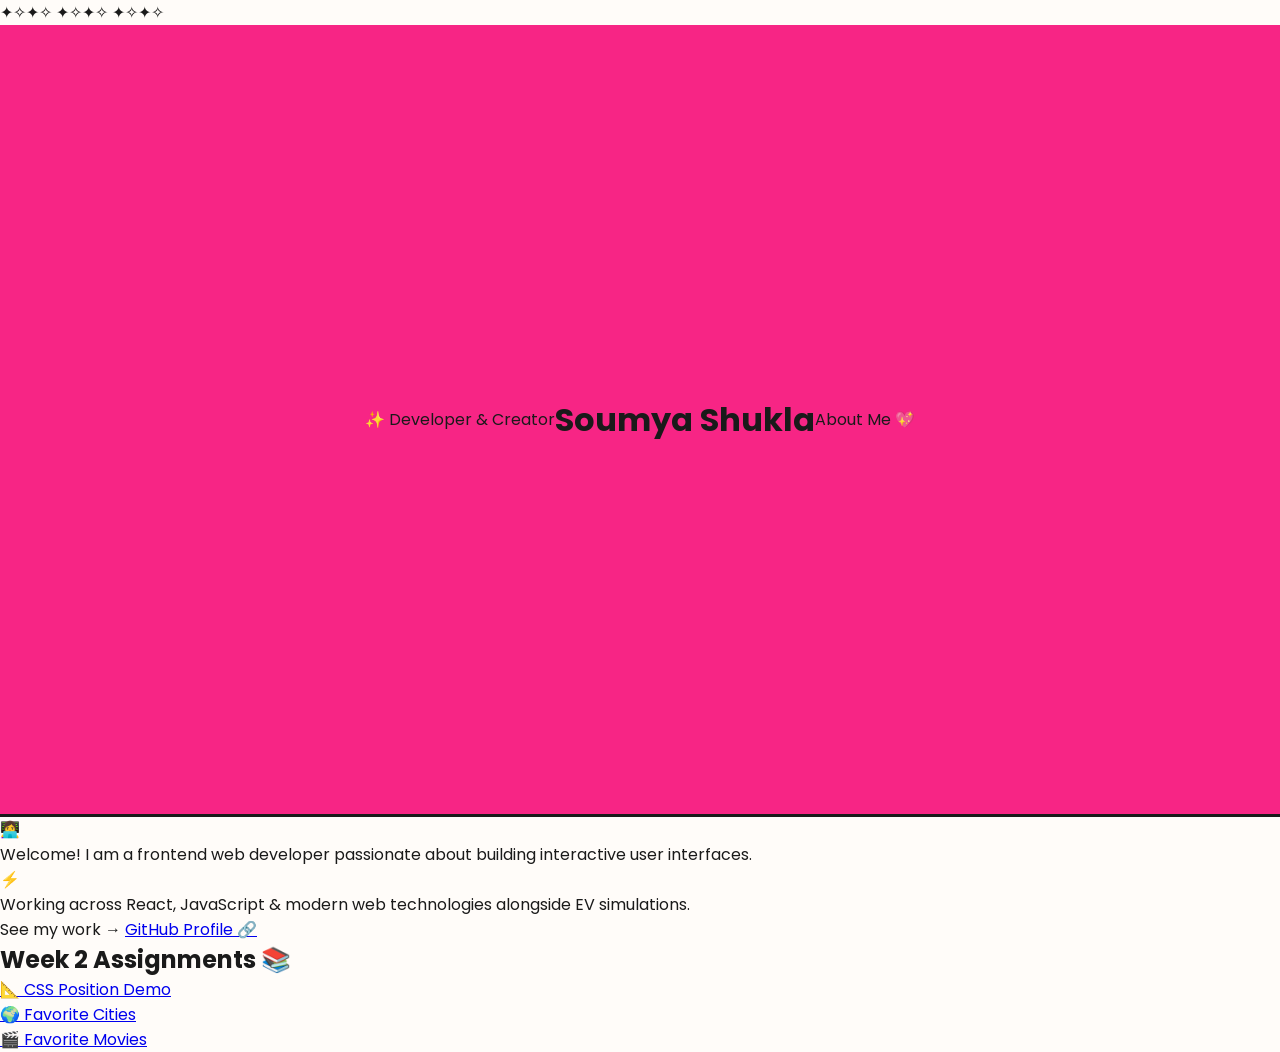
<file: Week_2/index.html>
<!DOCTYPE html>
<html lang="en">
<head>
    <meta charset="UTF-8">
    <meta name="viewport" content="width=device-width, initial-scale=1.0">
    <title>About Soumya Shukla ✨</title>
    <link rel="preconnect" href="https://fonts.googleapis.com">
    <link rel="preconnect" href="https://fonts.gstatic.com" crossorigin>
    <link href="https://fonts.googleapis.com/css2?family=Playfair+Display:wght@700;900&family=Poppins:wght@400;500;600;700&display=swap" rel="stylesheet">
    <link rel="stylesheet" href="StyleCss.css">
</head>
<body>

    <!-- Floating sparkles background -->
    <div class="sparkles" aria-hidden="true">
        <span>✦</span><span>✧</span><span>✦</span><span>✧</span>
        <span>✦</span><span>✧</span><span>✦</span><span>✧</span>
        <span>✦</span><span>✧</span><span>✦</span><span>✧</span>
    </div>

    <!-- Hero Section -->
    <header class="hero">
        <div class="hero-badge">✨ Developer & Creator</div>
        <h1 class="hero-title">
            <span class="name-line">Soumya</span>
            <span class="name-line accent">Shukla</span>
        </h1>
        <p class="hero-subtitle">About Me 💖</p>
    </header>

    <!-- About Cards -->
    <main class="card-grid">
        <div class="card">
            <div class="card-emoji">👩‍💻</div>
            <p class="content">
                Welcome! I am a
                <span class="highlight-box">frontend web developer</span>
                passionate about building interactive user interfaces.
            </p>
        </div>

        <div class="card">
            <div class="card-emoji">⚡</div>
            <p class="content">
                Working across
                <span class="highlight-box">React, JavaScript &amp; modern web technologies</span>
                alongside EV simulations.
            </p>
        </div>
    </main>

    <!-- GitHub Link -->
    <p class="more-info">
        See my work →
        <a href="https://github.com/SOUMYASHUKL" target="_blank" rel="noopener noreferrer" class="external-link">
            GitHub Profile 🔗
        </a>
    </p>

    <!-- Navigation -->
    <nav class="project-nav">
        <h2>Week 2 Assignments 📚</h2>
        <ul>
            <li><a href="CSSPosition.html">📐 CSS Position Demo</a></li>
            <li><a href="city.html">🌍 Favorite Cities</a></li>
            <li><a href="Html_1.html">🎬 Favorite Movies</a></li>
        </ul>
    </nav>

</body>
</html>
</file>
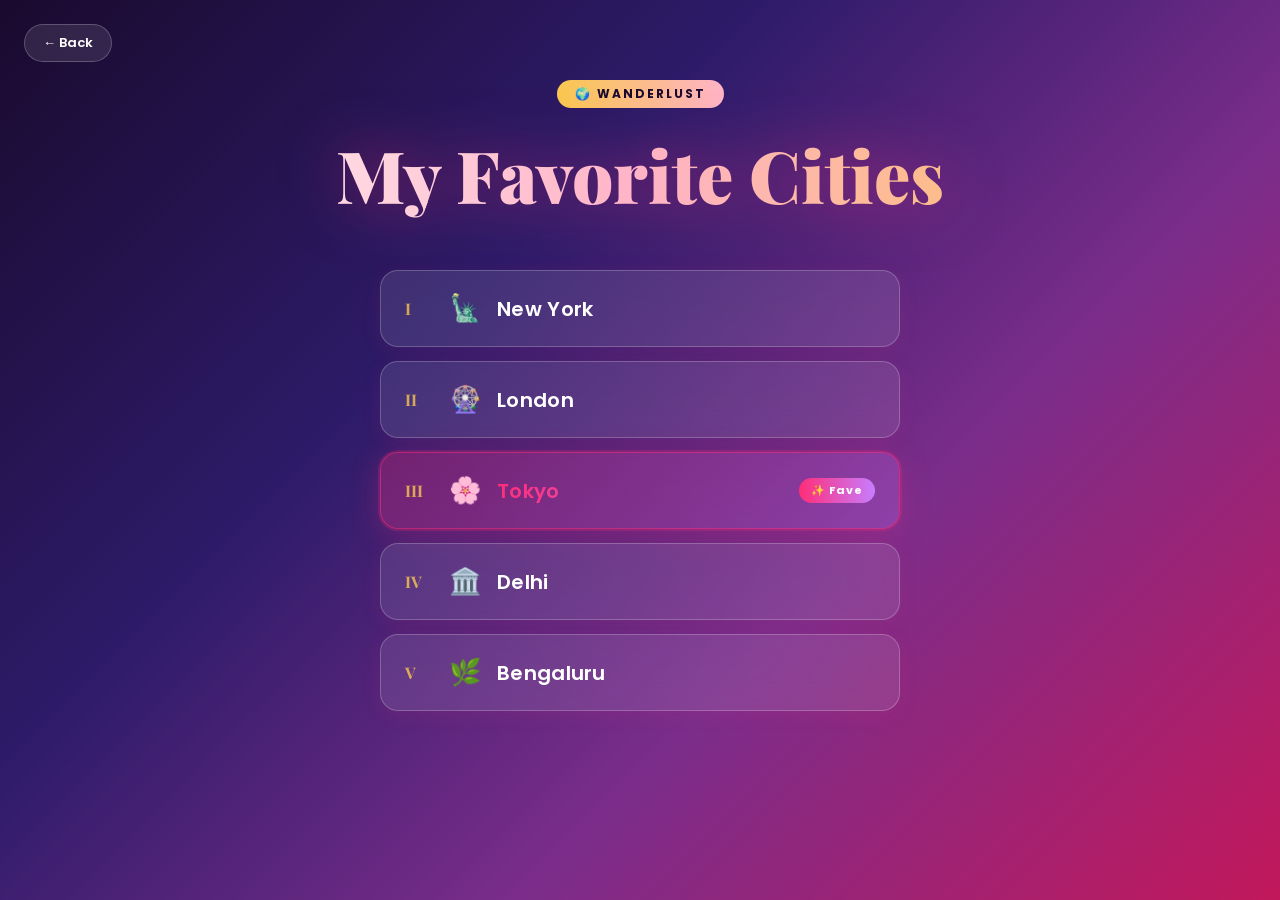
<file: Week_2/city.html>
<!DOCTYPE html>
<html lang="en">
<head>
    <link rel="stylesheet" href="city.css">
    <meta charset="UTF-8">
    <meta name="viewport" content="width=device-width, initial-scale=1.0">
    <title>My Favorite Cities 🌍</title>
    <link rel="preconnect" href="https://fonts.googleapis.com">
    <link href="https://fonts.googleapis.com/css2?family=Playfair+Display:wght@700;900&family=Poppins:wght@400;500;600;700&display=swap" rel="stylesheet">
</head>
<body>

    <div class="sparkles" aria-hidden="true">
        <span>✦</span><span>✧</span><span>✦</span><span>✧</span><span>✦</span><span>✧</span>
    </div>

    <a href="../index.html" class="back-btn">← Back</a>

    <header class="page-header">
        <div class="page-badge">🌍 Wanderlust</div>
        <h1>My Favorite Cities</h1>
    </header>

    <ol class="city-list">
        <li>
            <span class="city-icon">🗽</span>
            <span class="city-name">New York</span>
        </li>
        <li>
            <span class="city-icon">🎡</span>
            <span class="city-name">London</span>
        </li>
        <li id="favorite">
            <span class="city-icon">🌸</span>
            <span class="city-name">Tokyo</span>
            <span class="fav-badge">✨ Fave</span>
        </li>
        <li>
            <span class="city-icon">🏛️</span>
            <span class="city-name">Delhi</span>
        </li>
        <li>
            <span class="city-icon">🌿</span>
            <span class="city-name">Bengaluru</span>
        </li>
    </ol>

</body>
</html>
</file>
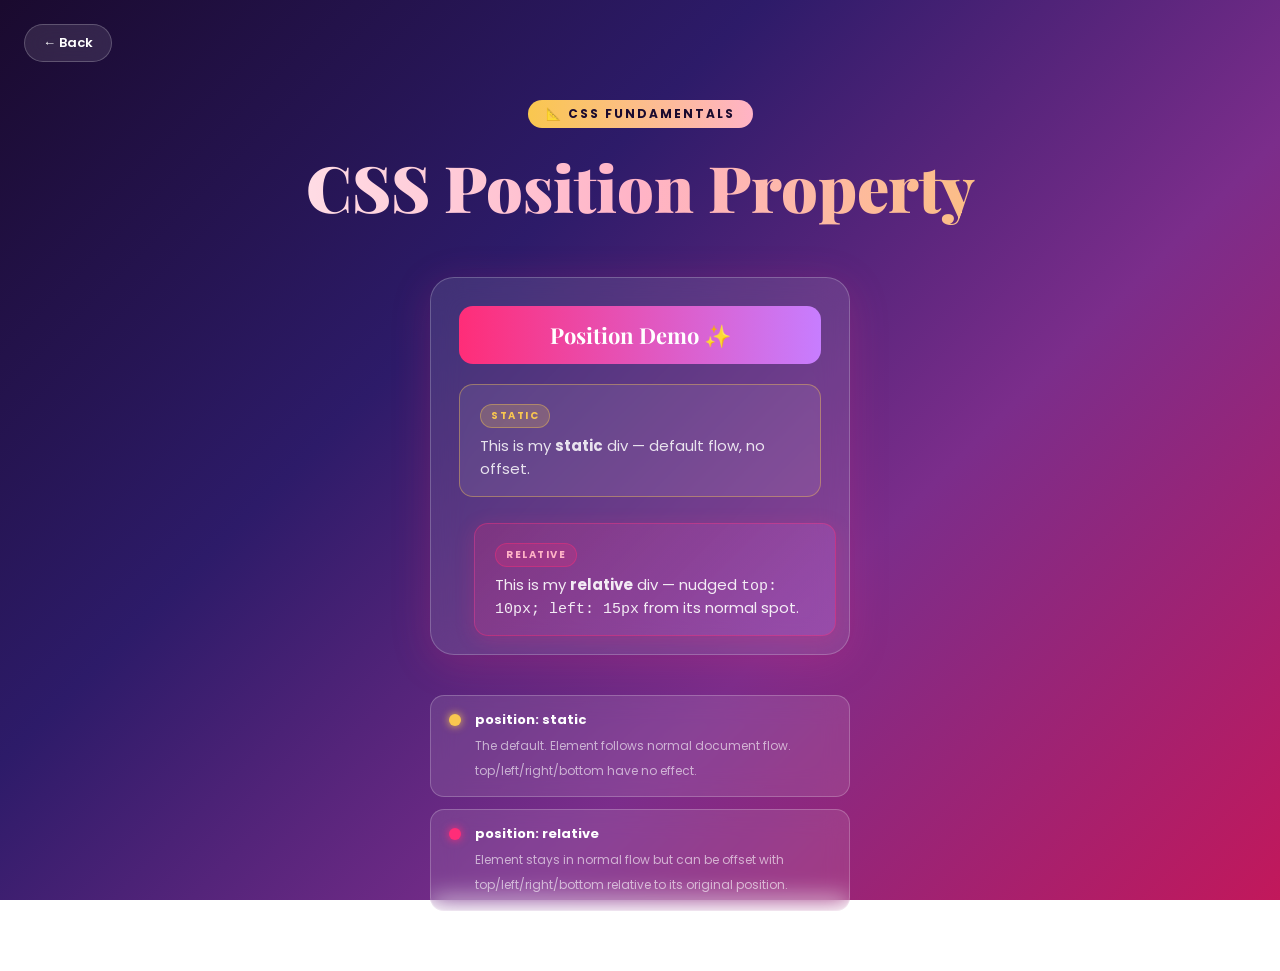
<file: Week_2/CSSPosition.html>
<!DOCTYPE html>
<html lang="en">
<head>
    <meta charset="UTF-8">
    <meta name="viewport" content="width=device-width, initial-scale=1.0">
    <title>CSS Position Property ✨</title>
    <link rel="preconnect" href="https://fonts.googleapis.com">
    <link href="https://fonts.googleapis.com/css2?family=Playfair+Display:wght@700;900&family=Poppins:wght@400;500;600;700&display=swap" rel="stylesheet">
    <style>
        :root {
            --hot-pink:    #ff2d78;
            --soft-pink:   #ffb3c6;
            --gold:        #f9c74f;
            --lavender:    #c77dff;
            --dark:        #1a0a2e;
            --glass:       rgba(255, 255, 255, 0.10);
            --glass-border: rgba(255, 255, 255, 0.22);
        }

        *, *::before, *::after { box-sizing: border-box; margin: 0; padding: 0; }

        body {
            font-family: 'Poppins', sans-serif;
            min-height: 100vh;
            background: linear-gradient(135deg, #1a0a2e 0%, #2d1b69 35%, #7b2d8b 65%, #c2185b 100%);
            background-attachment: fixed;
            color: white;
            text-align: center;
            padding: 100px 20px 60px;
            overflow-x: hidden;
        }

        /* Back Button */
        .back-btn {
            position: fixed;
            top: 24px;
            left: 24px;
            z-index: 100;
            background: var(--glass);
            backdrop-filter: blur(12px);
            -webkit-backdrop-filter: blur(12px);
            border: 1px solid var(--glass-border);
            color: white;
            text-decoration: none;
            font-weight: 600;
            font-size: 13px;
            padding: 8px 18px;
            border-radius: 99px;
            transition: background 0.2s, transform 0.2s;
        }
        .back-btn:hover {
            background: rgba(255,45,120,0.3);
            transform: scale(1.05);
        }

        /* Page Header */
        .page-badge {
            display: inline-block;
            background: linear-gradient(90deg, var(--gold), var(--soft-pink));
            color: var(--dark);
            font-size: 12px;
            font-weight: 700;
            letter-spacing: 2px;
            text-transform: uppercase;
            padding: 5px 18px;
            border-radius: 99px;
            margin-bottom: 16px;
            animation: fadeDown 0.7s ease both;
        }
        h1.page-title {
            font-family: 'Playfair Display', serif;
            font-size: clamp(32px, 8vw, 64px);
            font-weight: 900;
            background: linear-gradient(90deg, #fff, var(--soft-pink), var(--gold));
            -webkit-background-clip: text;
            -webkit-text-fill-color: transparent;
            background-clip: text;
            margin-bottom: 48px;
            animation: fadeDown 0.9s ease 0.2s both;
        }
        @keyframes fadeDown {
            from { opacity: 0; transform: translateY(-20px); }
            to   { opacity: 1; transform: translateY(0); }
        }

        /* Demo Container */
        .demo-container {
            position: relative;
            width: 420px;
            margin: 0 auto;
            background: var(--glass);
            backdrop-filter: blur(16px);
            -webkit-backdrop-filter: blur(16px);
            border: 1px solid var(--glass-border);
            border-radius: 24px;
            padding: 28px;
            box-shadow: 0 8px 40px rgba(255,45,120,0.2);
            text-align: left;
            animation: fadeUp 1s ease 0.3s both;
        }
        @keyframes fadeUp {
            from { opacity: 0; transform: translateY(30px); }
            to   { opacity: 1; transform: translateY(0); }
        }

        /* Heading box inside demo */
        .heading-box {
            background: linear-gradient(90deg, var(--hot-pink), var(--lavender));
            border-radius: 14px;
            padding: 14px 20px;
            margin-bottom: 20px;
        }
        .heading-box h2 {
            font-family: 'Playfair Display', serif;
            font-size: 22px;
            font-weight: 700;
            color: white;
            text-align: center;
        }

        /* Labels */
        .position-label {
            display: inline-block;
            font-size: 10px;
            font-weight: 700;
            letter-spacing: 1.5px;
            text-transform: uppercase;
            padding: 3px 10px;
            border-radius: 99px;
            margin-bottom: 6px;
        }

        /* Static box */
        .static {
            background: rgba(255, 255, 255, 0.08);
            border: 1px solid rgba(249, 199, 79, 0.4);
            border-radius: 14px;
            padding: 16px 20px;
            margin-bottom: 16px;
        }
        .static .position-label {
            background: rgba(249,199,79,0.2);
            color: var(--gold);
            border: 1px solid rgba(249,199,79,0.4);
        }
        .static p {
            font-size: 15px;
            color: rgba(255,255,255,0.85);
        }

        /* Relative box */
        .relative {
            position: relative;
            top: 10px;
            left: 15px;
            background: linear-gradient(135deg, rgba(255,45,120,0.2), rgba(199,125,255,0.2));
            border: 1px solid rgba(255,45,120,0.4);
            border-radius: 14px;
            padding: 16px 20px;
            box-shadow: 0 4px 20px rgba(255,45,120,0.2);
        }
        .relative .position-label {
            background: rgba(255,45,120,0.2);
            color: var(--soft-pink);
            border: 1px solid rgba(255,45,120,0.4);
        }
        .relative p {
            font-size: 15px;
            color: rgba(255,255,255,0.9);
        }

        /* Legend */
        .legend {
            margin-top: 40px;
            display: flex;
            flex-direction: column;
            gap: 12px;
            max-width: 420px;
            margin-left: auto;
            margin-right: auto;
            animation: fadeUp 1s ease 0.6s both;
        }
        .legend-item {
            display: flex;
            align-items: flex-start;
            gap: 14px;
            background: var(--glass);
            backdrop-filter: blur(12px);
            -webkit-backdrop-filter: blur(12px);
            border: 1px solid var(--glass-border);
            border-radius: 14px;
            padding: 14px 18px;
            text-align: left;
        }
        .legend-dot {
            width: 12px;
            height: 12px;
            border-radius: 50%;
            margin-top: 4px;
            flex-shrink: 0;
        }
        .legend-dot.gold    { background: var(--gold); box-shadow: 0 0 8px var(--gold); }
        .legend-dot.pink    { background: var(--hot-pink); box-shadow: 0 0 8px var(--hot-pink); }
        .legend-text strong { display: block; font-size: 13px; font-weight: 700; margin-bottom: 2px; }
        .legend-text span   { font-size: 12px; color: rgba(255,255,255,0.6); }
    </style>
</head>
<body>

    <a href="../index.html" class="back-btn">← Back</a>

    <div class="page-badge">📐 CSS Fundamentals</div>
    <h1 class="page-title">CSS Position Property</h1>

    <div class="demo-container">
        <div class="heading-box">
            <h2>Position Demo ✨</h2>
        </div>

        <div class="static">
            <span class="position-label">static</span>
            <p>This is my <strong>static</strong> div — default flow, no offset.</p>
        </div>

        <div class="relative">
            <span class="position-label">relative</span>
            <p>This is my <strong>relative</strong> div — nudged <code>top: 10px; left: 15px</code> from its normal spot.</p>
        </div>
    </div>

    <div class="legend">
        <div class="legend-item">
            <div class="legend-dot gold"></div>
            <div class="legend-text">
                <strong>position: static</strong>
                <span>The default. Element follows normal document flow. top/left/right/bottom have no effect.</span>
            </div>
        </div>
        <div class="legend-item">
            <div class="legend-dot pink"></div>
            <div class="legend-text">
                <strong>position: relative</strong>
                <span>Element stays in normal flow but can be offset with top/left/right/bottom relative to its original position.</span>
            </div>
        </div>
    </div>

</body>
</html>
</file>
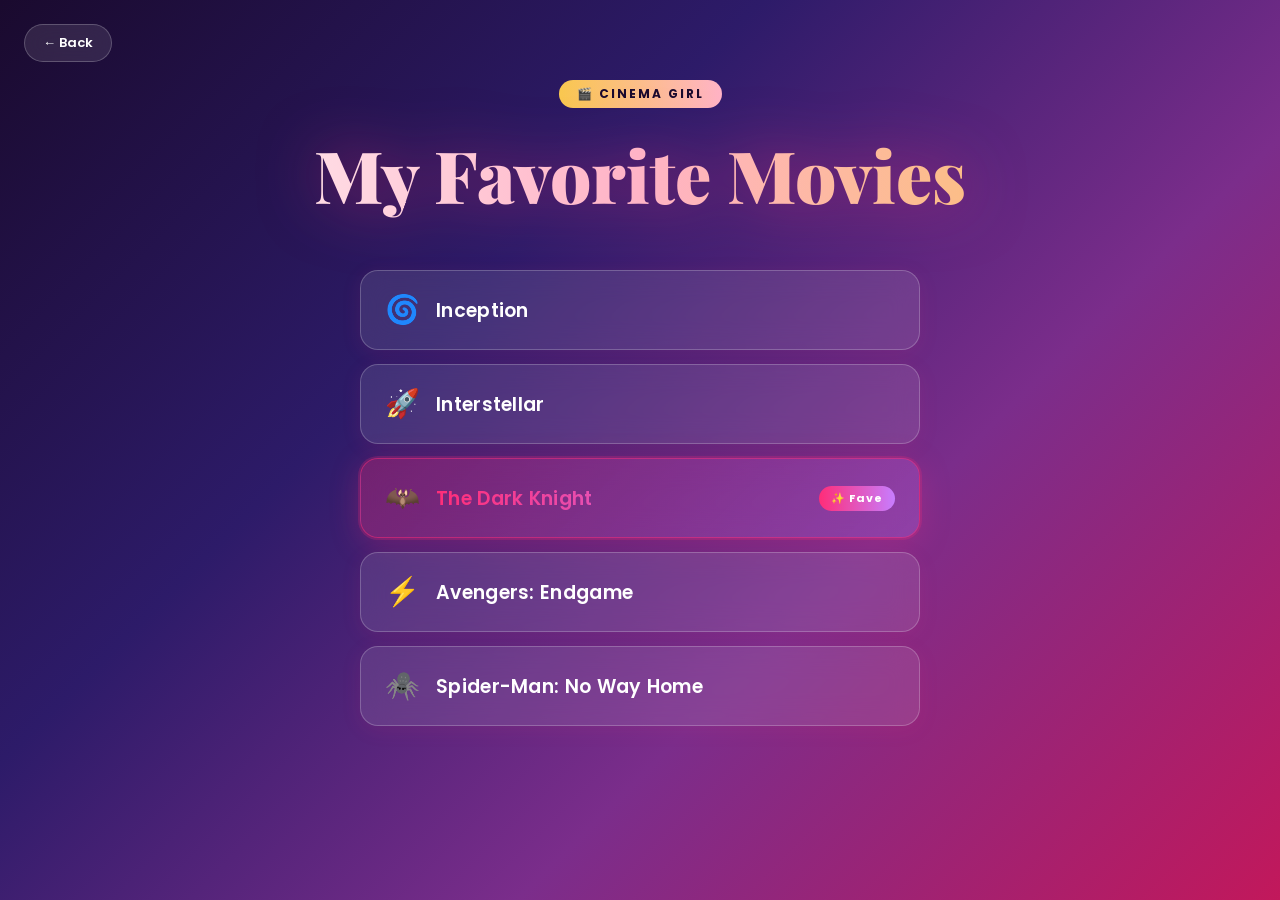
<file: Week_2/Html_1.html>
<!DOCTYPE html>
<html lang="en">
<head>
    <meta charset="UTF-8">
    <meta name="viewport" content="width=device-width, initial-scale=1.0">
    <title>Favorite Movies 🎬</title>
    <link rel="preconnect" href="https://fonts.googleapis.com">
    <link href="https://fonts.googleapis.com/css2?family=Playfair+Display:wght@700;900&family=Poppins:wght@400;500;600;700&display=swap" rel="stylesheet">
    <link rel="stylesheet" href="css_1.css">
</head>
<body>

    <div class="sparkles" aria-hidden="true">
        <span>✦</span><span>✧</span><span>✦</span><span>✧</span><span>✦</span><span>✧</span>
    </div>

    <a href="../index.html" class="back-btn">← Back</a>

    <header class="page-header">
        <div class="page-badge">🎬 Cinema Girl</div>
        <h1>My Favorite Movies</h1>
    </header>

    <ul class="movies-list">
        <li>
            <span class="movie-icon">🌀</span>
            <span class="movie-name">Inception</span>
        </li>
        <li>
            <span class="movie-icon">🚀</span>
            <span class="movie-name">Interstellar</span>
        </li>
        <li id="favorite">
            <span class="movie-icon">🦇</span>
            <span class="movie-name">The Dark Knight</span>
            <span class="fav-badge">✨ Fave</span>
        </li>
        <li>
            <span class="movie-icon">⚡</span>
            <span class="movie-name">Avengers: Endgame</span>
        </li>
        <li>
            <span class="movie-icon">🕷️</span>
            <span class="movie-name">Spider-Man: No Way Home</span>
        </li>
    </ul>

</body>
</html>
</file>
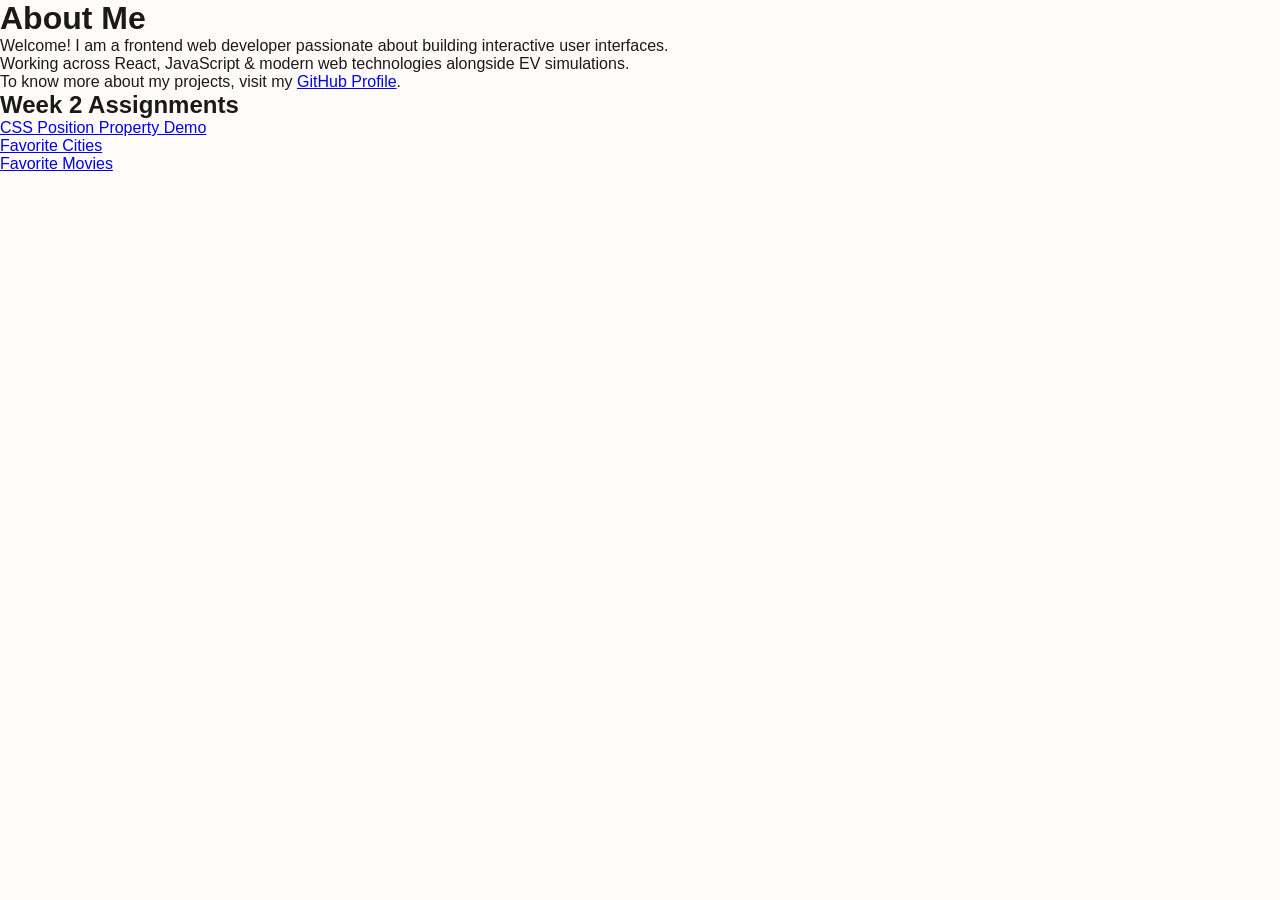
<file: Week_2/Htmlindex.html>
<!DOCTYPE html>
<html lang="en">
<head>
    <meta charset="UTF-8">
    <meta name="viewport" content="width=device-width, initial-scale=1.0">
    <title>About Soumya Shukla</title>
    <link rel="stylesheet" href="StyleCss.css">
</head>
<body>
    <h1>About Me</h1>
    <p class="content">
        <span class="highlight-w">W</span>elcome! I am a 
        <span class="highlight-box">frontend web developer</span>
        passionate about building interactive user interfaces.
    </p>
    <p class="content">
        <span class="highlight-w">W</span>orking across 
        <span class="highlight-box">React, JavaScript &amp; modern web technologies</span>
        alongside EV simulations.
    </p>
    <p class="more-info">
        To know more about my projects, visit my 
        <a href="https://github.com/SOUMYASHUKL" target="_blank" rel="noopener noreferrer" class="external-link">GitHub Profile</a>.
    </p>

    <!-- Navigation to other assignment pages -->
    <nav class="project-nav">
        <h2>Week 2 Assignments</h2>
        <ul>
            <li><a href="CSSPosition.html">CSS Position Property Demo</a></li>
            <li><a href="city.html">Favorite Cities</a></li>
            <li><a href="Html_1.html">Favorite Movies</a></li>
        </ul>
    </nav>
</body>
</html>
</file>
<file: Week_2/StyleCss.css>
/* ══════════════════════════════════════════
   SOUMYA SHUKLA PORTFOLIO
   Aesthetic: goodgirlsnacks.com energy 💅
   ══════════════════════════════════════════ */

/* ── Variables ── */
:root {
    --pink:       #f72585;
    --pink-light: #ff8fab;
    --yellow:     #ffd60a;
    --cream:      #fdf0e8;
    --dark-red:   #c1121f;
    --teal:       #4cc9f0;
    --purple:     #7b2d8b;
    --green:      #52b788;
    --dark:       #1a1a1a;
    --white:      #ffffff;
    --off-white:  #fffcf9;
}

/* ── Reset ── */
*, *::before, *::after { box-sizing: border-box; margin: 0; padding: 0; }
html { scroll-behavior: smooth; }

body {
    font-family: 'Poppins', sans-serif;
    background: var(--off-white);
    color: var(--dark);
    overflow-x: hidden;
}

/* ══ MARQUEE TICKER ══ */
.ticker-wrap {
    background: var(--pink);
    overflow: hidden;
    white-space: nowrap;
    padding: 10px 0;
    position: sticky;
    top: 0;
    z-index: 1000;
    border-bottom: 2px solid var(--dark);
}

.ticker {
    display: inline-block;
    animation: ticker-scroll 30s linear infinite;
}

.ticker span {
    font-family: 'Poppins', sans-serif;
    font-weight: 700;
    font-size: 13px;
    letter-spacing: 1.5px;
    color: var(--white);
    padding: 0 32px;
    text-transform: uppercase;
}

@keyframes ticker-scroll {
    0%   { transform: translateX(0); }
    100% { transform: translateX(-50%); }
}

/* ══ NAV ══ */
.main-nav {
    display: flex;
    align-items: center;
    justify-content: space-between;
    padding: 18px 48px;
    background: var(--cream);
    border-bottom: 2px solid var(--dark);
    position: sticky;
    top: 41px;
    z-index: 999;
}

.nav-logo {
    font-family: 'Lilita One', sans-serif;
    font-size: 22px;
    color: var(--pink);
    text-decoration: none;
    letter-spacing: -0.5px;
}

.nav-links {
    display: flex;
    list-style: none;
    gap: 36px;
}

.nav-links a {
    font-family: 'Poppins', sans-serif;
    font-weight: 700;
    font-size: 13px;
    letter-spacing: 1px;
    color: var(--dark);
    text-decoration: none;
    transition: color 0.2s;
}

.nav-links a:hover,
.nav-links a.active {
    color: var(--pink);
}

/* ══ HERO ══ */
.hero {
    background: var(--pink);
    min-height: 88vh;
    display: flex;
    align-items: center;
    justify-content: center;
    text-align: center;
    padding: 80px 24px;
    position: relative;
    overflow: hidden;
    border-bottom: 3px solid var(--dark);
}

.hero-inner {
    position: relative;
    z-index: 2;
    max-width: 900px;
}

.hero-tag {
    display: inline-block;
    background: var(--yellow);
    color: var(--dark);
    font-weight: 700;
    font-size: 12px;
    letter-spacing: 2px;
    text-transform: uppercase;
    padding: 7px 22px;
    border-radius: 99px;
    border: 2px solid var(--dark);
    margin-bottom: 28px;
}

.hero-heading {
    font-family: 'Lilita One', sans-serif;
    display: flex;
    flex-direction: column;
    align-items: center;
    line-height: 0.95;
    margin-bottom: 24px;
}

.hero-heading .line {
    font-size: clamp(64px, 14vw, 140px);
    color: var(--white);
    display: block;
    -webkit-text-stroke: 2px var(--white);
}

.hero-heading .line.outline {
    color: transparent;
    -webkit-text-stroke: 3px var(--white);
}

.hero-sub {
    font-size: 16px;
    font-weight: 500;
    color: rgba(255,255,255,0.85);
    letter-spacing: 0.5px;
    margin-bottom: 36px;
}

.hero-ctas {
    display: flex;
    gap: 16px;
    justify-content: center;
    flex-wrap: wrap;
}

/* ── Doodle Stars ── */
.doodle-stars { position: absolute; inset: 0; pointer-events: none; z-index: 1; }

.doodle {
    position: absolute;
    font-size: clamp(24px, 5vw, 48px);
    color: rgba(255,255,255,0.3);
    animation: spin-float 8s ease-in-out infinite;
}
.d1 { top: 10%; left: 5%;  animation-delay: 0s; }
.d2 { top: 20%; right: 8%; animation-delay: 1.5s; font-size: 28px; color: var(--yellow); opacity: 0.7; }
.d3 { bottom: 15%; left: 10%; animation-delay: 3s; }
.d4 { top: 60%; right: 5%; animation-delay: 2s; }
.d5 { bottom: 10%; right: 15%; animation-delay: 0.8s; font-size: 36px; }
.d6 { top: 40%; left: 3%;  animation-delay: 4s; font-size: 20px; color: var(--yellow); opacity: 0.6; }

@keyframes spin-float {
    0%,100% { transform: translateY(0) rotate(0deg); }
    50%      { transform: translateY(-20px) rotate(20deg); }
}

/* ══ BUTTONS ══ */
.btn-pill {
    display: inline-block;
    font-family: 'Poppins', sans-serif;
    font-weight: 800;
    font-size: 14px;
    letter-spacing: 1px;
    text-transform: uppercase;
    text-decoration: none;
    padding: 16px 36px;
    border-radius: 99px;
    border: 2.5px solid var(--dark);
    transition: transform 0.2s ease, box-shadow 0.2s ease;
    cursor: pointer;
}

.btn-pill.yellow {
    background: var(--yellow);
    color: var(--dark);
}

.btn-pill.pink {
    background: var(--pink);
    color: var(--white);
}

.btn-pill.white-outline {
    background: transparent;
    color: var(--white);
    border-color: var(--white);
}

.btn-pill.large {
    font-size: 16px;
    padding: 20px 48px;
}

.btn-pill:hover {
    transform: scale(1.05) translateY(-3px);
    box-shadow: 4px 4px 0 var(--dark);
}

/* Full-width orange CTA bar */
.btn-full-orange {
    display: block;
    width: 100%;
    background: #f4845f;
    color: var(--dark);
    font-family: 'Lilita One', sans-serif;
    font-size: clamp(22px, 4vw, 34px);
    letter-spacing: 1px;
    text-align: center;
    text-decoration: none;
    padding: 28px 20px;
    border-top: 3px solid var(--dark);
    transition: background 0.2s, letter-spacing 0.2s;
    margin-top: 48px;
}

.btn-full-orange:hover {
    background: #e76f51;
    letter-spacing: 2px;
}

/* ══ YELLOW STATEMENT SECTION ══ */
.statement-section {
    background: var(--yellow);
    padding: 80px 24px;
    text-align: center;
    border-bottom: 3px solid var(--dark);
    position: relative;
    display: flex;
    flex-direction: column;
    align-items: center;
    gap: 32px;
}

.statement-heading {
    font-family: 'Lilita One', sans-serif;
    font-size: clamp(52px, 11vw, 110px);
    color: var(--dark-red);
    line-height: 0.95;
    letter-spacing: -1px;
}

.shop-bubble {
    display: inline-flex;
    align-items: center;
    justify-content: center;
    width: 130px;
    height: 130px;
    border-radius: 50%;
    background: var(--green);
    border: 3px solid var(--dark);
    font-family: 'Lilita One', sans-serif;
    font-size: 22px;
    color: var(--white);
    text-align: center;
    line-height: 1.2;
    text-decoration: none;
    transition: transform 0.2s ease, box-shadow 0.2s ease;
    box-shadow: 4px 4px 0 var(--dark);
}

.shop-bubble:hover {
    transform: scale(1.08) rotate(-5deg);
    box-shadow: 6px 6px 0 var(--dark);
}

/* ══ ABOUT SECTION ══ */
.about-section {
    background: var(--cream);
    padding: 80px 48px;
    display: flex;
    gap: 60px;
    align-items: flex-start;
    border-bottom: 3px solid var(--dark);
    flex-wrap: wrap;
}

.about-text-col {
    flex: 1 1 400px;
}

.section-label {
    font-family: 'Lilita One', sans-serif;
    font-size: 14px;
    letter-spacing: 3px;
    text-transform: uppercase;
    color: var(--pink);
    margin-bottom: 18px;
}

.about-body {
    font-size: 16px;
    line-height: 1.9;
    color: #333;
    margin-bottom: 16px;
}

.about-badges {
    display: flex;
    flex-wrap: wrap;
    gap: 10px;
    margin-top: 24px;
}

.badge {
    display: inline-block;
    font-weight: 700;
    font-size: 12px;
    letter-spacing: 0.5px;
    padding: 6px 16px;
    border-radius: 99px;
    border: 2px solid var(--dark);
}

.badge.pink       { background: var(--pink);    color: var(--white); }
.badge.teal       { background: var(--teal);    color: var(--dark); }
.badge.yellow-dark { background: var(--yellow); color: var(--dark); }
.badge.red        { background: var(--dark-red); color: var(--white); }

.about-quote-col {
    flex: 1 1 280px;
    display: flex;
    align-items: center;
    justify-content: center;
}

.big-quote {
    font-family: 'Lilita One', sans-serif;
    font-size: clamp(32px, 5vw, 56px);
    line-height: 1.1;
    color: var(--dark);
}

.big-quote em {
    color: var(--pink);
    font-style: normal;
}

/* ══ DIVIDER MARQUEE ══ */
.divider-marquee {
    background: var(--dark);
    overflow: hidden;
    padding: 16px 0;
    border-top: 2px solid var(--dark);
    border-bottom: 2px solid var(--dark);
}

.divider-track {
    display: inline-block;
    white-space: nowrap;
    animation: ticker-scroll 18s linear infinite;
}

.divider-track span {
    font-family: 'Lilita One', sans-serif;
    font-size: clamp(22px, 4vw, 36px);
    color: var(--yellow);
    padding: 0 48px;
    letter-spacing: 1px;
}

/* ══ SKILLS ══ */
.skills-section {
    background: var(--cream);
    padding: 80px 48px;
    border-bottom: 3px solid var(--dark);
}

.section-heading-dark {
    font-family: 'Lilita One', sans-serif;
    font-size: clamp(36px, 7vw, 72px);
    color: var(--dark-red);
    text-align: center;
    margin-bottom: 52px;
    letter-spacing: -0.5px;
}

.skills-grid {
    display: grid;
    grid-template-columns: repeat(auto-fill, minmax(240px, 1fr));
    gap: 20px;
    max-width: 1100px;
    margin: 0 auto;
}

.skill-card {
    background: var(--card-bg, var(--pink));
    color: var(--card-text, #fff);
    border: 2.5px solid var(--dark);
    border-radius: 20px;
    padding: 28px 24px;
    text-align: left;
    box-shadow: 4px 4px 0 var(--dark);
    transition: transform 0.2s ease, box-shadow 0.2s ease;
}

.skill-card:hover {
    transform: translate(-3px, -3px);
    box-shadow: 7px 7px 0 var(--dark);
}

.skill-icon {
    font-size: 32px;
    margin-bottom: 12px;
}

.skill-card h3 {
    font-family: 'Lilita One', sans-serif;
    font-size: 16px;
    letter-spacing: 1px;
    margin-bottom: 12px;
}

.skill-card ul {
    list-style: none;
    display: flex;
    flex-direction: column;
    gap: 6px;
}

.skill-card li {
    font-size: 14px;
    font-weight: 500;
    opacity: 0.9;
    padding-left: 14px;
    position: relative;
}

.skill-card li::before {
    content: '→';
    position: absolute;
    left: 0;
    font-size: 12px;
}

/* ══ EXPERIENCE ══ */
.experience-section {
    background: var(--pink);
    padding: 80px 48px;
    border-bottom: 3px solid var(--dark);
}

.experience-inner {
    max-width: 860px;
    margin: 0 auto;
}

.section-label-light {
    font-family: 'Lilita One', sans-serif;
    font-size: 14px;
    letter-spacing: 3px;
    text-transform: uppercase;
    color: rgba(255,255,255,0.75);
    margin-bottom: 28px;
    display: block;
}

.exp-card {
    background: var(--white);
    border: 2.5px solid var(--dark);
    border-radius: 24px;
    padding: 36px 40px;
    box-shadow: 6px 6px 0 var(--dark);
}

.exp-header {
    display: flex;
    justify-content: space-between;
    align-items: flex-start;
    flex-wrap: wrap;
    gap: 12px;
    margin-bottom: 24px;
    padding-bottom: 20px;
    border-bottom: 2px solid #eee;
}

.exp-company {
    font-family: 'Lilita One', sans-serif;
    font-size: 28px;
    color: var(--pink);
}

.exp-role {
    font-size: 14px;
    font-weight: 600;
    color: #666;
    margin-top: 4px;
}

.exp-date {
    display: inline-block;
    background: var(--yellow);
    color: var(--dark);
    font-weight: 700;
    font-size: 12px;
    letter-spacing: 0.5px;
    padding: 6px 16px;
    border-radius: 99px;
    border: 2px solid var(--dark);
    white-space: nowrap;
    flex-shrink: 0;
}

.exp-bullets {
    list-style: none;
    display: flex;
    flex-direction: column;
    gap: 14px;
}

.exp-bullets li {
    font-size: 15px;
    line-height: 1.8;
    color: #333;
    padding-left: 20px;
    position: relative;
}

.exp-bullets li::before {
    content: '•';
    position: absolute;
    left: 0;
    color: var(--pink);
    font-size: 18px;
    line-height: 1.5;
}

/* ══ PROJECTS ══ */
.projects-section {
    background: var(--cream);
    padding: 80px 48px 0;
    border-bottom: 3px solid var(--dark);
}

.projects-grid {
    display: grid;
    grid-template-columns: repeat(auto-fill, minmax(300px, 1fr));
    gap: 24px;
    max-width: 1100px;
    margin: 0 auto;
}

.project-card {
    background: var(--card-bg, var(--teal));
    border: 2.5px solid var(--dark);
    border-radius: 20px;
    padding: 0;
    overflow: hidden;
    box-shadow: 5px 5px 0 var(--dark);
    transition: transform 0.2s ease, box-shadow 0.2s ease;
    text-decoration: none;
    color: var(--dark);
    display: flex;
    flex-direction: column;
    position: relative;
}

.project-card:hover {
    transform: translate(-4px, -4px);
    box-shadow: 9px 9px 0 var(--dark);
}

.card-badge {
    position: absolute;
    top: 16px;
    left: 16px;
    font-family: 'Poppins', sans-serif;
    font-weight: 800;
    font-size: 11px;
    letter-spacing: 1px;
    text-transform: uppercase;
    padding: 5px 14px;
    border-radius: 99px;
    border: 2px solid var(--dark);
    z-index: 2;
}

.card-badge.new {
    background: var(--dark);
    color: var(--yellow);
}

.card-badge.bestseller {
    background: var(--dark-red);
    color: var(--white);
}

.card-emoji-big {
    font-size: 56px;
    text-align: center;
    padding: 52px 24px 16px;
}

.card-body {
    background: var(--white);
    border-top: 2.5px solid var(--dark);
    padding: 20px 24px 28px;
    flex: 1;
}

.card-sub {
    font-size: 11px;
    font-weight: 700;
    letter-spacing: 0.5px;
    color: var(--dark-red);
    text-transform: uppercase;
    margin-bottom: 6px;
}

.card-title {
    font-family: 'Lilita One', sans-serif;
    font-size: clamp(20px, 3vw, 26px);
    color: var(--dark);
    line-height: 1.1;
    margin-bottom: 12px;
}

.card-desc {
    font-size: 13px;
    line-height: 1.75;
    color: #555;
}

.card-links {
    display: flex;
    flex-wrap: wrap;
    gap: 8px;
    margin-top: 14px;
}

.card-links a {
    font-size: 12px;
    font-weight: 700;
    color: var(--dark);
    background: var(--yellow);
    padding: 4px 12px;
    border-radius: 99px;
    border: 1.5px solid var(--dark);
    text-decoration: none;
    transition: background 0.2s;
}

.card-links a:hover {
    background: var(--pink);
    color: var(--white);
}

/* ══ CERTIFICATIONS ══ */
.certs-section {
    background: var(--dark);
    padding: 80px 48px;
    border-bottom: 3px solid var(--dark);
}

.certs-section .section-label-light {
    text-align: center;
    font-size: 16px;
    margin-bottom: 48px;
}

.certs-grid {
    display: grid;
    grid-template-columns: repeat(auto-fill, minmax(300px, 1fr));
    gap: 20px;
    max-width: 1000px;
    margin: 0 auto;
}

.cert-item {
    display: flex;
    align-items: flex-start;
    gap: 16px;
    background: rgba(255,255,255,0.05);
    border: 1.5px solid rgba(255,255,255,0.15);
    border-radius: 16px;
    padding: 20px 22px;
    transition: background 0.2s, border-color 0.2s;
}

.cert-item:hover {
    background: rgba(247, 37, 133, 0.15);
    border-color: var(--pink);
}

.cert-star {
    font-size: 20px;
    color: var(--yellow);
    flex-shrink: 0;
    margin-top: 2px;
}

.cert-item strong {
    display: block;
    font-size: 14px;
    font-weight: 700;
    color: var(--white);
    margin-bottom: 4px;
}

.cert-item p {
    font-size: 13px;
    color: rgba(255,255,255,0.55);
    line-height: 1.5;
}

/* ══ INTERESTS ══ */
.interests-section {
    background: var(--yellow);
    padding: 80px 48px;
    border-bottom: 3px solid var(--dark);
}

.interests-grid {
    display: grid;
    grid-template-columns: repeat(auto-fill, minmax(220px, 1fr));
    gap: 20px;
    max-width: 1000px;
    margin: 0 auto;
}

.interest-card {
    background: var(--white);
    border: 2.5px solid var(--dark);
    border-radius: 18px;
    padding: 28px 22px;
    text-align: center;
    box-shadow: 4px 4px 0 var(--dark);
    transition: transform 0.2s ease, box-shadow 0.2s ease;
}

.interest-card:hover {
    transform: translate(-3px, -3px);
    box-shadow: 7px 7px 0 var(--dark);
}

.interest-icon {
    font-size: 36px;
    display: block;
    margin-bottom: 12px;
}

.interest-card h4 {
    font-family: 'Lilita One', sans-serif;
    font-size: 16px;
    color: var(--dark-red);
    letter-spacing: 0.5px;
    margin-bottom: 10px;
}

.interest-card p {
    font-size: 13px;
    line-height: 1.7;
    color: #555;
}

/* ══ CONTACT ══ */
.contact-section {
    background: var(--pink);
    padding: 100px 24px;
    text-align: center;
    border-bottom: 3px solid var(--dark);
}

.contact-heading {
    font-family: 'Lilita One', sans-serif;
    font-size: clamp(52px, 11vw, 108px);
    color: var(--white);
    line-height: 0.95;
    margin: 16px 0 12px;
}

.contact-sub {
    font-size: 18px;
    color: rgba(255,255,255,0.8);
    font-style: italic;
    margin-bottom: 48px;
}

.contact-links {
    display: flex;
    flex-direction: column;
    gap: 14px;
    align-items: center;
    margin-bottom: 44px;
}

.contact-item {
    display: flex;
    align-items: center;
    gap: 12px;
    background: var(--white);
    border: 2px solid var(--dark);
    border-radius: 99px;
    padding: 12px 28px;
    font-size: 14px;
    font-weight: 600;
    color: var(--dark);
    text-decoration: none;
    box-shadow: 3px 3px 0 var(--dark);
    transition: transform 0.2s, box-shadow 0.2s, background 0.2s;
    max-width: 460px;
    width: 100%;
}

.contact-item:hover {
    transform: translate(-2px, -2px);
    box-shadow: 5px 5px 0 var(--dark);
    background: var(--yellow);
}

.ci-icon { font-size: 18px; }

/* ══ FOOTER ══ */
.site-footer {
    background: var(--dark);
    padding: 40px 48px;
    text-align: center;
}

.footer-logo {
    font-family: 'Lilita One', sans-serif;
    font-size: 28px;
    color: var(--pink);
    margin-bottom: 8px;
}

.footer-copy {
    font-size: 13px;
    color: rgba(255,255,255,0.45);
}

/* ══ RESPONSIVE ══ */
@media (max-width: 768px) {
    .main-nav { padding: 14px 20px; }
    .nav-links { gap: 18px; }
    .nav-links a { font-size: 11px; }

    .hero { min-height: auto; padding: 60px 20px; }

    .about-section {
        flex-direction: column;
        padding: 60px 24px;
    }
    .about-quote-col { display: none; }

    .skills-section,
    .projects-section,
    .certs-section,
    .interests-section,
    .experience-section { padding: 60px 20px; }

    .exp-card { padding: 24px 20px; }

    .contact-section { padding: 70px 20px; }
    .contact-item { font-size: 13px; padding: 10px 20px; }
}
</file>
<file: Week_2/city.css>
/* ===========================
   SOUMYA SHUKLA — CITIES 🌍
   =========================== */

:root {
    --hot-pink:    #ff2d78;
    --soft-pink:   #ffb3c6;
    --gold:        #f9c74f;
    --lavender:    #c77dff;
    --dark:        #1a0a2e;
    --glass:       rgba(255, 255, 255, 0.10);
    --glass-border: rgba(255, 255, 255, 0.22);
}

*, *::before, *::after { box-sizing: border-box; margin: 0; padding: 0; }

body {
    font-family: 'Poppins', 'Times New Roman', sans-serif;
    min-height: 100vh;
    background: linear-gradient(135deg, #1a0a2e 0%, #2d1b69 35%, #7b2d8b 65%, #c2185b 100%);
    background-attachment: fixed;
    color: white;
    text-align: center;
    padding: 80px 20px;
    overflow-x: hidden;
    position: relative;
}

/* Sparkles */
.sparkles {
    position: fixed;
    inset: 0;
    pointer-events: none;
    z-index: 0;
    overflow: hidden;
}
.sparkles span {
    position: absolute;
    font-size: 18px;
    color: var(--gold);
    opacity: 0;
    animation: floatSparkle 6s infinite ease-in-out;
}
.sparkles span:nth-child(1) { left: 5%;  top: 20%; animation-delay: 0s;   animation-duration: 7s; }
.sparkles span:nth-child(2) { left: 80%; top: 15%; animation-delay: 1s;   animation-duration: 5s; }
.sparkles span:nth-child(3) { left: 50%; top: 80%; animation-delay: 2s;   animation-duration: 8s; }
.sparkles span:nth-child(4) { left: 20%; top: 70%; animation-delay: 0.5s; animation-duration: 6s; }
.sparkles span:nth-child(5) { left: 90%; top: 60%; animation-delay: 1.5s; animation-duration: 7s; }
.sparkles span:nth-child(6) { left: 65%; top: 35%; animation-delay: 2.5s; animation-duration: 5s; }

@keyframes floatSparkle {
    0%   { opacity: 0;   transform: translateY(0) rotate(0deg)   scale(0.5); }
    25%  { opacity: 0.8; transform: translateY(-20px) rotate(45deg) scale(1.2); }
    75%  { opacity: 0.9; transform: translateY(-60px) rotate(135deg) scale(1.1); }
    100% { opacity: 0;   transform: translateY(-80px) rotate(180deg) scale(0.5); }
}

/* Back Button */
.back-btn {
    position: fixed;
    top: 24px;
    left: 24px;
    z-index: 10;
    background: var(--glass);
    backdrop-filter: blur(12px);
    -webkit-backdrop-filter: blur(12px);
    border: 1px solid var(--glass-border);
    color: white;
    text-decoration: none;
    font-weight: 600;
    font-size: 13px;
    padding: 8px 18px;
    border-radius: 99px;
    transition: background 0.2s, transform 0.2s;
}
.back-btn:hover {
    background: rgba(255,45,120,0.3);
    transform: scale(1.05);
}

/* Page Header */
.page-header {
    position: relative;
    z-index: 1;
    margin-bottom: 48px;
}

.page-badge {
    display: inline-block;
    background: linear-gradient(90deg, var(--gold), var(--soft-pink));
    color: var(--dark);
    font-size: 12px;
    font-weight: 700;
    letter-spacing: 2px;
    text-transform: uppercase;
    padding: 5px 18px;
    border-radius: 99px;
    margin-bottom: 18px;
    animation: fadeDown 0.7s ease both;
}

h1 {
    font-family: 'Playfair Display', serif;
    font-size: clamp(38px, 9vw, 72px);
    font-weight: 900;
    background: linear-gradient(90deg, #ffffff, var(--soft-pink), var(--gold));
    -webkit-background-clip: text;
    -webkit-text-fill-color: transparent;
    background-clip: text;
    filter: drop-shadow(0 0 30px rgba(255,45,120,0.5));
    animation: fadeDown 0.9s ease 0.2s both;
}

@keyframes fadeDown {
    from { opacity: 0; transform: translateY(-20px); }
    to   { opacity: 1; transform: translateY(0); }
}

/* City List */
.city-list {
    position: relative;
    z-index: 1;
    list-style: none;
    display: flex;
    flex-direction: column;
    gap: 14px;
    max-width: 520px;
    margin: 0 auto;
    padding: 0;
    counter-reset: city-counter;
    animation: fadeUp 1s ease 0.3s both;
}

.city-list li {
    counter-increment: city-counter;
    display: flex;
    align-items: center;
    gap: 16px;
    background: var(--glass);
    backdrop-filter: blur(14px);
    -webkit-backdrop-filter: blur(14px);
    border: 1px solid var(--glass-border);
    border-radius: 18px;
    padding: 18px 24px;
    text-align: left;
    transition: transform 0.25s ease, box-shadow 0.25s ease, background 0.25s ease;
    box-shadow: 0 4px 20px rgba(255,45,120,0.1);
    cursor: default;
}

.city-list li::before {
    content: counter(city-counter, upper-roman);
    font-family: 'Playfair Display', serif;
    font-size: 16px;
    font-weight: 700;
    color: var(--gold);
    min-width: 28px;
    opacity: 0.8;
}

.city-list li:hover {
    transform: translateX(8px) scale(1.02);
    background: rgba(255, 45, 120, 0.2);
    box-shadow: 0 8px 30px rgba(255,45,120,0.3);
    border-color: rgba(255,45,120,0.4);
}

.city-icon {
    font-size: 26px;
    flex-shrink: 0;
}

.city-name {
    font-size: 20px;
    font-weight: 600;
    letter-spacing: 0.3px;
    flex: 1;
}

/* Favorite city */
#favorite {
    background: linear-gradient(135deg, rgba(255,45,120,0.3), rgba(199,125,255,0.25));
    border-color: rgba(255, 45, 120, 0.5);
    box-shadow: 0 6px 30px rgba(255,45,120,0.25), 0 0 0 2px rgba(255,45,120,0.2);
}

#favorite .city-name {
    background: linear-gradient(90deg, var(--hot-pink), var(--lavender));
    -webkit-background-clip: text;
    -webkit-text-fill-color: transparent;
    background-clip: text;
}

.fav-badge {
    display: inline-block;
    background: linear-gradient(90deg, var(--hot-pink), var(--lavender));
    color: white;
    font-size: 11px;
    font-weight: 700;
    letter-spacing: 1px;
    padding: 4px 12px;
    border-radius: 99px;
    flex-shrink: 0;
}

#favorite:hover {
    transform: translateX(8px) scale(1.03);
    box-shadow: 0 12px 40px rgba(255,45,120,0.5), 0 0 0 2px rgba(255,45,120,0.4);
}

@keyframes fadeUp {
    from { opacity: 0; transform: translateY(30px); }
    to   { opacity: 1; transform: translateY(0); }
}
</file>
<file: Week_2/css_1.css>
/* ===========================
   SOUMYA SHUKLA — MOVIES 🎬
   =========================== */

:root {
    --hot-pink:    #ff2d78;
    --soft-pink:   #ffb3c6;
    --gold:        #f9c74f;
    --lavender:    #c77dff;
    --dark:        #1a0a2e;
    --glass:       rgba(255, 255, 255, 0.10);
    --glass-border: rgba(255, 255, 255, 0.22);
}

*, *::before, *::after { box-sizing: border-box; margin: 0; padding: 0; }

body {
    font-family: 'Poppins', 'Times New Roman', sans-serif;
    min-height: 100vh;
    background: linear-gradient(135deg, #1a0a2e 0%, #2d1b69 35%, #7b2d8b 65%, #c2185b 100%);
    background-attachment: fixed;
    color: white;
    text-align: center;
    padding: 80px 20px;
    overflow-x: hidden;
    position: relative;
}

/* Sparkles */
.sparkles {
    position: fixed;
    inset: 0;
    pointer-events: none;
    z-index: 0;
    overflow: hidden;
}
.sparkles span {
    position: absolute;
    font-size: 18px;
    color: var(--gold);
    opacity: 0;
    animation: floatSparkle 6s infinite ease-in-out;
}
.sparkles span:nth-child(1) { left: 8%;  top: 25%; animation-delay: 0s;   animation-duration: 7s; }
.sparkles span:nth-child(2) { left: 75%; top: 10%; animation-delay: 1s;   animation-duration: 5s; }
.sparkles span:nth-child(3) { left: 45%; top: 85%; animation-delay: 2s;   animation-duration: 8s; }
.sparkles span:nth-child(4) { left: 25%; top: 65%; animation-delay: 0.5s; animation-duration: 6s; }
.sparkles span:nth-child(5) { left: 88%; top: 55%; animation-delay: 1.5s; animation-duration: 7s; }
.sparkles span:nth-child(6) { left: 60%; top: 30%; animation-delay: 2.5s; animation-duration: 5s; }

@keyframes floatSparkle {
    0%   { opacity: 0;   transform: translateY(0) rotate(0deg)   scale(0.5); }
    25%  { opacity: 0.8; transform: translateY(-20px) rotate(45deg) scale(1.2); }
    75%  { opacity: 0.9; transform: translateY(-60px) rotate(135deg) scale(1.1); }
    100% { opacity: 0;   transform: translateY(-80px) rotate(180deg) scale(0.5); }
}

/* Back Button */
.back-btn {
    position: fixed;
    top: 24px;
    left: 24px;
    z-index: 10;
    background: var(--glass);
    backdrop-filter: blur(12px);
    -webkit-backdrop-filter: blur(12px);
    border: 1px solid var(--glass-border);
    color: white;
    text-decoration: none;
    font-weight: 600;
    font-size: 13px;
    padding: 8px 18px;
    border-radius: 99px;
    transition: background 0.2s, transform 0.2s;
}
.back-btn:hover {
    background: rgba(255,45,120,0.3);
    transform: scale(1.05);
}

/* Page Header */
.page-header {
    position: relative;
    z-index: 1;
    margin-bottom: 48px;
}

.page-badge {
    display: inline-block;
    background: linear-gradient(90deg, var(--gold), var(--soft-pink));
    color: var(--dark);
    font-size: 12px;
    font-weight: 700;
    letter-spacing: 2px;
    text-transform: uppercase;
    padding: 5px 18px;
    border-radius: 99px;
    margin-bottom: 18px;
    animation: fadeDown 0.7s ease both;
}

h1 {
    font-family: 'Playfair Display', serif;
    font-size: clamp(38px, 9vw, 72px);
    font-weight: 900;
    background: linear-gradient(90deg, #ffffff, var(--soft-pink), var(--gold));
    -webkit-background-clip: text;
    -webkit-text-fill-color: transparent;
    background-clip: text;
    filter: drop-shadow(0 0 30px rgba(255,45,120,0.5));
    animation: fadeDown 0.9s ease 0.2s both;
}

@keyframes fadeDown {
    from { opacity: 0; transform: translateY(-20px); }
    to   { opacity: 1; transform: translateY(0); }
}

/* Movies List */
.movies-list {
    position: relative;
    z-index: 1;
    list-style: none;
    display: flex;
    flex-direction: column;
    gap: 14px;
    max-width: 560px;
    margin: 0 auto;
    padding: 0;
    animation: fadeUp 1s ease 0.3s both;
}

.movies-list li {
    display: flex;
    align-items: center;
    gap: 16px;
    background: var(--glass);
    backdrop-filter: blur(14px);
    -webkit-backdrop-filter: blur(14px);
    border: 1px solid var(--glass-border);
    border-radius: 18px;
    padding: 18px 24px;
    text-align: left;
    transition: transform 0.25s ease, box-shadow 0.25s ease, background 0.25s ease;
    box-shadow: 0 4px 20px rgba(255,45,120,0.1);
    cursor: default;
}

.movies-list li:hover {
    transform: translateX(8px) scale(1.02);
    background: rgba(255, 45, 120, 0.2);
    box-shadow: 0 8px 30px rgba(255,45,120,0.3);
    border-color: rgba(255,45,120,0.4);
}

.movie-icon {
    font-size: 28px;
    flex-shrink: 0;
}

.movie-name {
    font-size: 19px;
    font-weight: 600;
    letter-spacing: 0.3px;
    flex: 1;
}

/* Favorite movie */
#favorite {
    background: linear-gradient(135deg, rgba(255,45,120,0.3), rgba(199,125,255,0.25));
    border-color: rgba(255, 45, 120, 0.5);
    box-shadow: 0 6px 30px rgba(255,45,120,0.25), 0 0 0 2px rgba(255,45,120,0.2);
}

#favorite .movie-name {
    background: linear-gradient(90deg, var(--hot-pink), var(--lavender));
    -webkit-background-clip: text;
    -webkit-text-fill-color: transparent;
    background-clip: text;
}

.fav-badge {
    display: inline-block;
    background: linear-gradient(90deg, var(--hot-pink), var(--lavender));
    color: white;
    font-size: 11px;
    font-weight: 700;
    letter-spacing: 1px;
    padding: 4px 12px;
    border-radius: 99px;
    flex-shrink: 0;
}

#favorite:hover {
    transform: translateX(8px) scale(1.03);
    box-shadow: 0 12px 40px rgba(255,45,120,0.5), 0 0 0 2px rgba(255,45,120,0.4);
}

@keyframes fadeUp {
    from { opacity: 0; transform: translateY(30px); }
    to   { opacity: 1; transform: translateY(0); }
}
</file>
